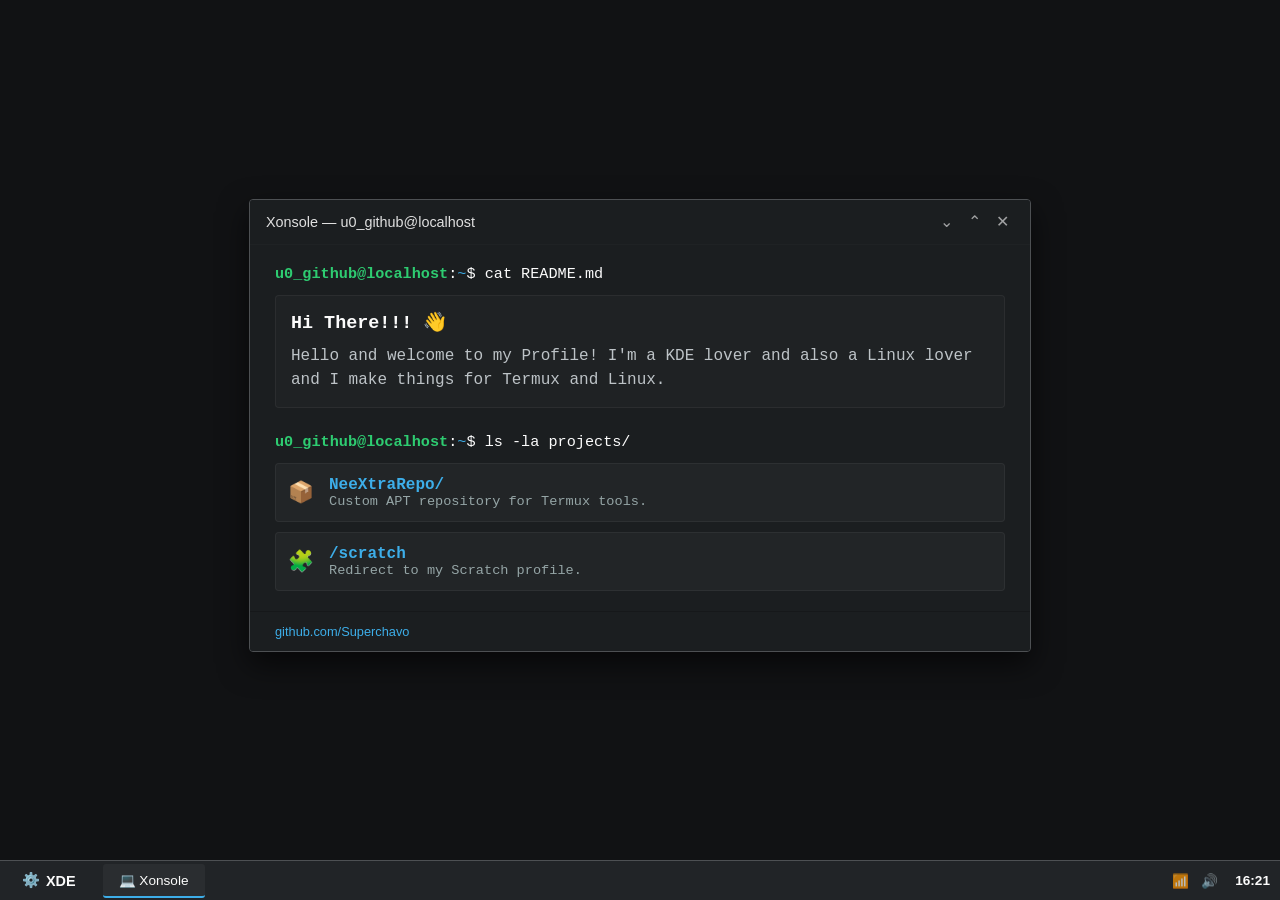
<file: index.html>
<!DOCTYPE html>
<html lang="es">
<head>
    <meta charset="UTF-8">
    <meta name="viewport" content="width=device-width, initial-scale=1.0">
    <title>Superchavo | Profile</title>
    <link rel="stylesheet" href="style.css">
</head>
<body>

    <div class="xde-window" id="xdeWindow">
        <div class="xde-header">
            <div class="xde-title-container">
                <span class="title">Xonsole — u0_github@localhost</span>
            </div>
            <div class="xde-buttons">
                <span class="xde-btn minimize" id="btnMinimize" title="Minimizar">&#8964;</span>
                <span class="xde-btn maximize" id="btnMaximize" title="Pantalla Completa">&#8963;</span>
                <span class="xde-btn close" id="btnClose" title="Cerrar">&#10005;</span>
            </div>
        </div>

        <main class="terminal-body">
            <div class="prompt-line">
                <span class="user">u0_github@localhost</span>:<span class="dir">~</span>$ cat README.md
            </div>
            
            <section class="readme-content">
                <h2>Hi There!!! 👋</h2>
                <p>Hello and welcome to my Profile! I'm a KDE lover and also a Linux lover and I make things for Termux and Linux.</p>
            </section>

            <div class="prompt-line">
                <span class="user">u0_github@localhost</span>:<span class="dir">~</span>$ ls -la projects/
            </div>

            <div class="projects-list">
                <a href="/NeeXtraRepo" class="project-item">
                    <span class="item-icon">📦</span>
                    <div class="item-info">
                        <span class="item-name">NeeXtraRepo/</span>
                        <span class="item-desc">Custom APT repository for Termux tools.</span>
                    </div>
                </a>

                <a href="/scratch" target="_blank" class="project-item">
                    <span class="item-icon">🧩</span>
                    <div class="item-info">
                        <span class="item-name">/scratch</span>
                        <span class="item-desc">Redirect to my Scratch profile.</span>
                    </div>
                </a>
            </div>
        </main>

        <footer>
            <div class="footer-link">
                <a href="https://github.com/Superchavo" target="_blank">github.com/Superchavo</a>
            </div>
        </footer>
    </div>

    <div class="xde-kicker">
        <div class="kicker-start">
            <span class="kicker-logo">⚙️</span> <span class="kicker-text">XDE</span>
        </div>
        <div class="kicker-tasks">
            <div class="task-item active">
                <span>💻 Xonsole</span>
            </div>
        </div>
        <div class="xde-systray">
            <span class="tray-icon">📶</span>
            <span class="tray-icon">🔊</span>
            <span class="tray-clock" id="kickerClock">12:00</span>
        </div>
    </div>

    <script src="script.js"></script>
</body>
</html>
</file>
<file: style.css>
:root {
    --breeze-bg: #232629;
    --breeze-view: #1b1e20;
    --breeze-header: #1b1e20;
    --breeze-text: #fcfcfc;
    --breeze-accent: #3daee9;
    --breeze-border: #4d5053;
    --kicker-bg: rgba(35, 38, 41, 0.95);
}

body {
    background-color: #111214;
    color: var(--breeze-text);
    font-family: 'Noto Sans', 'Cantarell', sans-serif;
    margin: 0;
    padding: 20px 15px 60px 15px; /* Espacio abajo para que el kicker no tape nada */
    display: flex;
    justify-content: center;
    align-items: center;
    min-height: 90vh;
    overflow-x: hidden;
}

.xde-window {
    width: 100%;
    max-width: 780px;
    background-color: var(--breeze-view);
    border: 1px solid var(--breeze-border);
    border-radius: 4px;
    box-shadow: 0 12px 30px rgba(0, 0, 0, 0.6);
    overflow: hidden;
    transition: width 0.1s, height 0.1s, max-width 0.1s;
}

/* Cuando entra en Pantalla Completa real vía JS cambia el contenedor */
.xde-window:fullscreen {
    max-width: 100vw !important;
    width: 100vw !important;
    height: 100vh !important;
    border: none;
    border-radius: 0;
}

.xde-window.minimized {
    transform: translateY(60px) scale(0.85);
    opacity: 0;
    pointer-events: none;
}

/* Header de la Xonsole */
.xde-header {
    background-color: var(--breeze-header);
    padding: 10px 16px;
    display: flex;
    justify-content: space-between;
    align-items: center;
    user-select: none;
    border-bottom: 1px solid rgba(255, 255, 255, 0.02);
}

.xde-title-container {
    font-size: 0.9rem;
    color: #e0e0e0;
}

.xde-buttons {
    display: flex;
    gap: 4px;
}

.xde-btn {
    display: inline-flex;
    align-items: center;
    justify-content: center;
    width: 24px;
    height: 24px;
    font-size: 1rem;
    font-weight: 200;
    color: #a1a2a3;
    cursor: pointer;
    border-radius: 3px;
    transition: background-color 0.15s, color 0.15s;
}

.xde-btn:hover {
    background-color: rgba(255, 255, 255, 0.1);
    color: var(--breeze-text);
}

.xde-btn.close:hover {
    background-color: #da4453;
    color: #fff;
}

/* Cuerpo de la Terminal */
.terminal-body {
    padding: 20px 25px;
    font-family: 'Fira Code', 'Courier New', monospace;
}

.prompt-line { font-size: 0.95rem; margin-bottom: 12px; }
.user { color: #2ecc71; font-weight: bold; }
.dir { color: var(--breeze-accent); }

.readme-content {
    background-color: rgba(255, 255, 255, 0.02);
    padding: 15px;
    border-radius: 4px;
    margin: 12px 0 25px 0;
    border: 1px solid rgba(255, 255, 255, 0.05);
}
.readme-content h2 { margin: 0 0 10px 0; font-size: 1.15rem; }
.readme-content p { margin: 0; color: #bdc3c7; line-height: 1.5; }
.badge-container { margin-bottom: 12px; }

.projects-list { display: flex; flex-direction: column; gap: 10px; }
.project-item { display: flex; align-items: center; background-color: rgba(255, 255, 255, 0.03); border: 1px solid rgba(255, 255, 255, 0.05); padding: 12px; border-radius: 4px; text-decoration: none; color: var(--breeze-text); transition: all 0.2s; }
.project-item:hover { background-color: rgba(61, 174, 233, 0.08); border-color: var(--breeze-accent); transform: translateX(4px); }
.item-icon { font-size: 1.3rem; margin-right: 15px; }
.item-info { display: flex; flex-direction: column; }
.item-name { font-weight: bold; color: var(--breeze-accent); }
.item-desc { color: #95a5a6; font-size: 0.85rem; }

footer { padding: 12px 25px; background-color: var(--breeze-header); border-top: 1px solid rgba(0, 0, 0, 0.2); display: flex; justify-content: space-between; align-items: center; font-size: 0.8rem; }
footer a { color: var(--breeze-accent); text-decoration: none; }
footer a:hover { text-decoration: underline; }

/* DISEÑO DEL KICKER PANEL (ESTILO PLASMA BREEZE DE ESCRITORIO) */
.xde-kicker {
    position: fixed;
    bottom: 0;
    left: 0;
    width: 100vw;
    height: 40px;
    background-color: var(--kicker-bg);
    border-top: 1px solid var(--breeze-border);
    display: flex;
    justify-content: space-between;
    align-items: center;
    padding: 0 10px;
    box-sizing: border-box;
    z-index: 9999;
    user-select: none;
}

.kicker-start {
    display: flex;
    align-items: center;
    gap: 6px;
    padding: 0 12px;
    height: 32px;
    cursor: pointer;
    border-radius: 3px;
    font-size: 0.9rem;
    font-weight: bold;
    transition: background 0.15s;
}
.kicker-start:hover {
    background-color: rgba(255, 255, 255, 0.1);
}

.kicker-tasks {
    flex-grow: 1;
    margin-index: 15px;
    padding-left: 15px;
    display: flex;
}

.task-item {
    display: flex;
    align-items: center;
    padding: 0 16px;
    height: 32px;
    border-radius: 3px;
    font-size: 0.85rem;
    background-color: rgba(255, 255, 255, 0.04);
    border-bottom: 2px solid var(--breeze-accent);
}

.xde-systray {
    display: flex;
    align-items: center;
    gap: 12px;
}
.tray-icon {
    font-size: 0.85rem;
    opacity: 0.7;
    cursor: pointer;
}
.tray-icon:hover { opacity: 1; }
.tray-clock {
    font-size: 0.85rem;
    font-weight: bold;
    padding-left: 5px;
}
</file>
